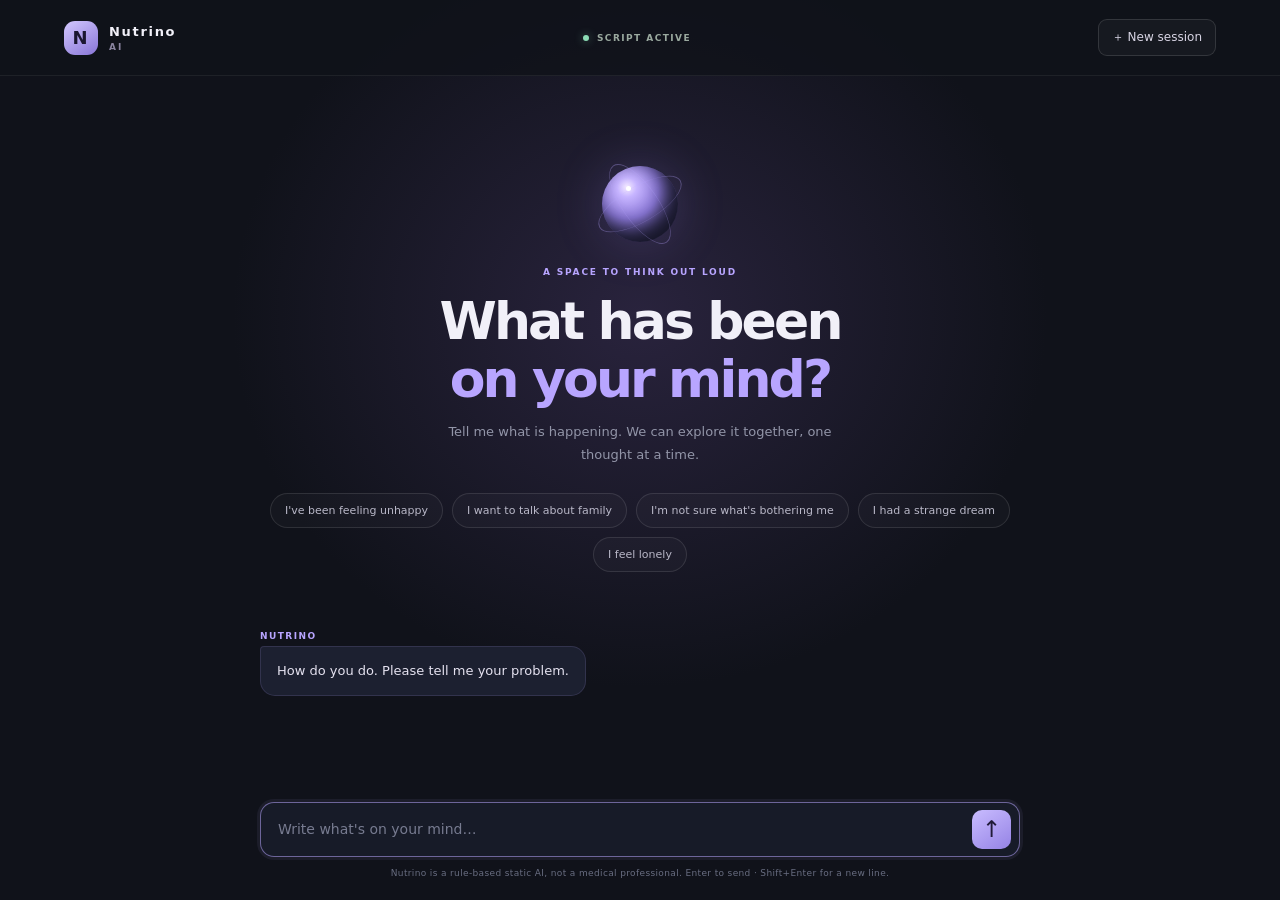
<file: index.html>
<!doctype html>
<html lang="en">
<head>
  <meta charset="utf-8">
  <meta name="viewport" content="width=device-width,initial-scale=1">
  <meta name="theme-color" content="#10121a">
  <title>Nutrino | Static AI</title>
  <link rel="stylesheet" href="./style.css">
</head>
<body>
  <main class="app">
    <header class="topbar">
      <a class="brand" href="./"><span class="brand-icon">N</span><span>Nutrino <small>AI</small></span></a>
      <div class="status" id="status" data-state="loading" role="status"><i></i> <span id="status-text">LOADING SCRIPT</span></div>
      <button id="new-session" class="new-session" type="button">＋ <span>New session</span></button>
    </header>
    <section class="stage" id="stage" tabindex="-1">
      <div class="welcome" id="welcome">
        <div class="orb" aria-hidden="true"><span></span></div>
        <p class="eyebrow">A SPACE TO THINK OUT LOUD</p>
        <h1>What has been<br><em>on your mind?</em></h1>
        <p class="welcome-copy">Tell me what is happening. We can explore it together, one thought at a time.</p>
        <div class="prompts" id="prompts">
          <button type="button" data-prompt="I have been feeling unhappy lately.">I've been feeling unhappy</button>
          <button type="button" data-prompt="I want to talk about my family.">I want to talk about family</button>
          <button type="button" data-prompt="I am not sure what is bothering me.">I'm not sure what's bothering me</button>
          <button type="button" data-prompt="I dreamed about my childhood.">I had a strange dream</button>
          <button type="button" data-prompt="I feel lonely and nobody understands me.">I feel lonely</button>
        </div>
      </div>
      <div class="conversation" id="conversation" role="log" aria-live="polite" aria-label="Conversation with Nutrino"></div>
    </section>
    <section class="composer-area">
      <form id="composer" class="composer">
        <label class="sr-only" for="message">Message Nutrino</label>
        <textarea id="message" rows="1" maxlength="2000" autocomplete="off" enterkeyhint="send" placeholder="Write what's on your mind…" disabled></textarea>
        <button class="send" id="send" type="submit" aria-label="Send message" disabled>↑</button>
      </form>
      <p class="disclaimer">Nutrino is a rule-based static AI, not a medical professional. Enter to send · Shift+Enter for a new line.</p>
    </section>
  </main>
  <script type="module" src="./app.js"></script>
  <noscript><p style="text-align:center;color:#ccc">Nutrino needs JavaScript to run.</p></noscript>
</body>
</html>
</file>
<file: style.css>
:root{color-scheme:dark;--bg:#10121a;--panel:#171a25;--line:#292d3b;--text:#f1f0f8;--muted:#9295a8;--accent:#b8a5ff;--accent2:#8d7be0}
*{box-sizing:border-box}
body{margin:0;min-height:100vh;background:radial-gradient(ellipse at 50% 35%,#29233d 0,transparent 45%),var(--bg);color:var(--text);font-family:Inter,ui-sans-serif,system-ui,-apple-system,"Segoe UI",sans-serif}
button,input,textarea{font:inherit}
button{cursor:pointer}
.app{height:100vh;height:100dvh;display:flex;flex-direction:column}
.topbar{height:76px;padding:0 clamp(20px,5vw,72px);display:flex;align-items:center;border-bottom:1px solid #ffffff10;background:#10121acc}
.brand{display:flex;align-items:center;gap:11px;color:var(--text);text-decoration:none;font-size:13px;font-weight:800;letter-spacing:.13em}
.brand-icon{width:34px;height:34px;display:grid;place-items:center;border-radius:11px;background:linear-gradient(145deg,#d3c8ff,#8875d6);color:#1b1730;font-size:18px}
.brand small{display:block;margin-top:3px;color:#89849f;font-size:9px;letter-spacing:.22em}
.status{margin:auto;display:flex;align-items:center;gap:8px;color:#9aa99f;font-size:9px;font-weight:700;letter-spacing:.16em}
.status i{width:6px;height:6px;border-radius:50%;background:#8cdbb5;box-shadow:0 0 10px #8cdbb577}
.new-session{border:1px solid #ffffff20;border-radius:9px;background:#ffffff08;color:#d8d5e4;padding:9px 13px;font-size:12px}
.new-session:hover{border-color:#b8a5ff88;background:#b8a5ff12}
.stage{width:min(760px,calc(100% - 36px));flex:1;min-height:0;margin:0 auto;display:flex;flex-direction:column;overflow-y:auto;padding:38px 0 24px;outline:0}
.welcome{text-align:center;margin:auto 0}.welcome[hidden]{display:none}.conversation:not(:empty){margin-bottom:auto}
.orb{width:76px;height:76px;margin:0 auto 25px;border-radius:50%;position:relative;background:radial-gradient(circle at 33% 28%,#f4eaff 0,#c6b4ff 13%,#8b78d8 42%,#302b51 78%);box-shadow:0 0 50px #a38cff35,inset -9px -10px 20px #171729;animation:drift 5s ease-in-out infinite}
.orb:before,.orb:after{content:"";position:absolute;inset:-9px;border:1px solid #b8a5ff55;border-radius:50%;transform:rotate(-30deg) scaleY(.38)}
.orb:after{transform:rotate(55deg) scaleY(.38)}
.orb span{position:absolute;top:20px;left:24px;width:5px;height:5px;border-radius:50%;background:#fff}
@keyframes drift{50%{transform:translateY(-5px)}}
.eyebrow{color:var(--accent);font-size:9px;font-weight:700;letter-spacing:.2em}
h1{margin:15px 0 12px;font-size:clamp(34px,5vw,52px);line-height:1.12;letter-spacing:-.055em}
h1 em{font-style:normal;color:var(--accent)}
.welcome-copy{max-width:430px;margin:0 auto;color:var(--muted);font-size:13px;line-height:1.8}
.prompts{display:flex;justify-content:center;flex-wrap:wrap;gap:9px;margin:26px auto 0}
.prompts button{border:1px solid #ffffff1c;border-radius:999px;background:#ffffff06;color:#b9b8c8;padding:10px 14px;font-size:11px;transition:.2s}
.prompts button:hover{border-color:#b8a5ff88;background:#b8a5ff12;color:white}
.conversation{display:flex;flex-direction:column;gap:15px;padding:8px 0 18px}
.msg{display:flex;flex-direction:column;gap:5px;max-width:80%;animation:rise .2s ease-out}.msg.user{align-self:flex-end;align-items:flex-end}.msg.bot{align-self:flex-start}.who{font-size:9px;font-weight:700;letter-spacing:.16em;text-transform:uppercase;color:#7f8398}.msg.bot .who{color:var(--accent)}.bubble{margin:0;max-width:100%;padding:13px 16px;border-radius:15px;font-size:13px;line-height:1.7;overflow-wrap:anywhere;white-space:pre-wrap;}
@keyframes rise{from{opacity:0;transform:translateY(5px)}to{opacity:1;transform:translateY(0)}}
.msg.bot .bubble{background:#1c2030;border:1px solid #b8a5ff24;border-top-left-radius:4px;color:#e4e1ef}
.msg.user .bubble{background:linear-gradient(135deg,#c7baff,#9583e5);border-top-right-radius:4px;color:#1b1730;font-weight:550}
.composer-area{width:min(760px,calc(100% - 36px));margin:0 auto;padding:12px 0 22px}
.composer{display:flex;gap:10px;padding:7px 8px 7px 17px;border:1px solid #ffffff25;border-radius:14px;background:#191d2bdc;box-shadow:0 14px 45px #0003}
.composer:focus-within{border-color:#b8a5ff88;box-shadow:0 0 0 3px #b8a5ff12}
.composer textarea{flex:1;min-width:0;border:0;outline:0;resize:none;background:transparent;color:var(--text);font-size:14px;line-height:1.5;padding:9px 0;max-height:140px}
.composer textarea::placeholder{color:#777b90}
.composer{align-items:flex-end}.send{width:39px;height:39px;border:0;border-radius:10px;background:linear-gradient(145deg,#c9bcff,#9583e5);color:#211b39;font-size:23px;line-height:1}
.send:hover{filter:brightness(1.1);transform:translateY(-1px)}
.send:disabled{opacity:.4;cursor:not-allowed}
.disclaimer{text-align:center;margin:11px 0 0;color:#686d81;font-size:9px;letter-spacing:.04em}
.sr-only{position:absolute;width:1px;height:1px;padding:0;margin:-1px;overflow:hidden;clip:rect(0,0,0,0);white-space:nowrap;border:0}
@media(max-width:600px){.topbar{height:66px;padding:0 16px}.status{font-size:8px}.new-session{padding:9px}.new-session span{display:none}.stage{padding:25px 0 18px}.welcome{margin:auto 0 22px}.orb{width:66px;height:66px}.prompts{flex-direction:column;align-items:stretch}.prompts button{text-align:left}.bubble{max-width:92%}.composer-area{padding-bottom:16px}}
@media(prefers-reduced-motion:reduce){*,*::before,*::after{animation-duration:.01ms!important;animation-iteration-count:1!important;transition:none!important}}
button:focus-visible,textarea:focus-visible,a:focus-visible{outline:2px solid var(--accent);outline-offset:2px}
.status[data-state=error] i{background:#ff8a8a;box-shadow:0 0 10px #ff8a8a77}.status[data-state=loading] i,.status[data-state=ended] i{background:#e3c46f;box-shadow:0 0 10px #e3c46f66}
.msg.typing .bubble{color:var(--muted);letter-spacing:.3em;animation:pulse 1s ease-in-out infinite}@keyframes pulse{50%{opacity:.4}}
.msg.error .bubble{border-color:#ff8a8a55}.retry{align-self:flex-start;margin-top:4px;border:1px solid #b8a5ff66;border-radius:9px;background:#b8a5ff14;color:var(--text);padding:8px 14px;font-size:12px}
@media(max-width:600px){.msg{max-width:92%}.composer textarea{font-size:16px}}
textarea:focus-visible{outline:0}
</file>
